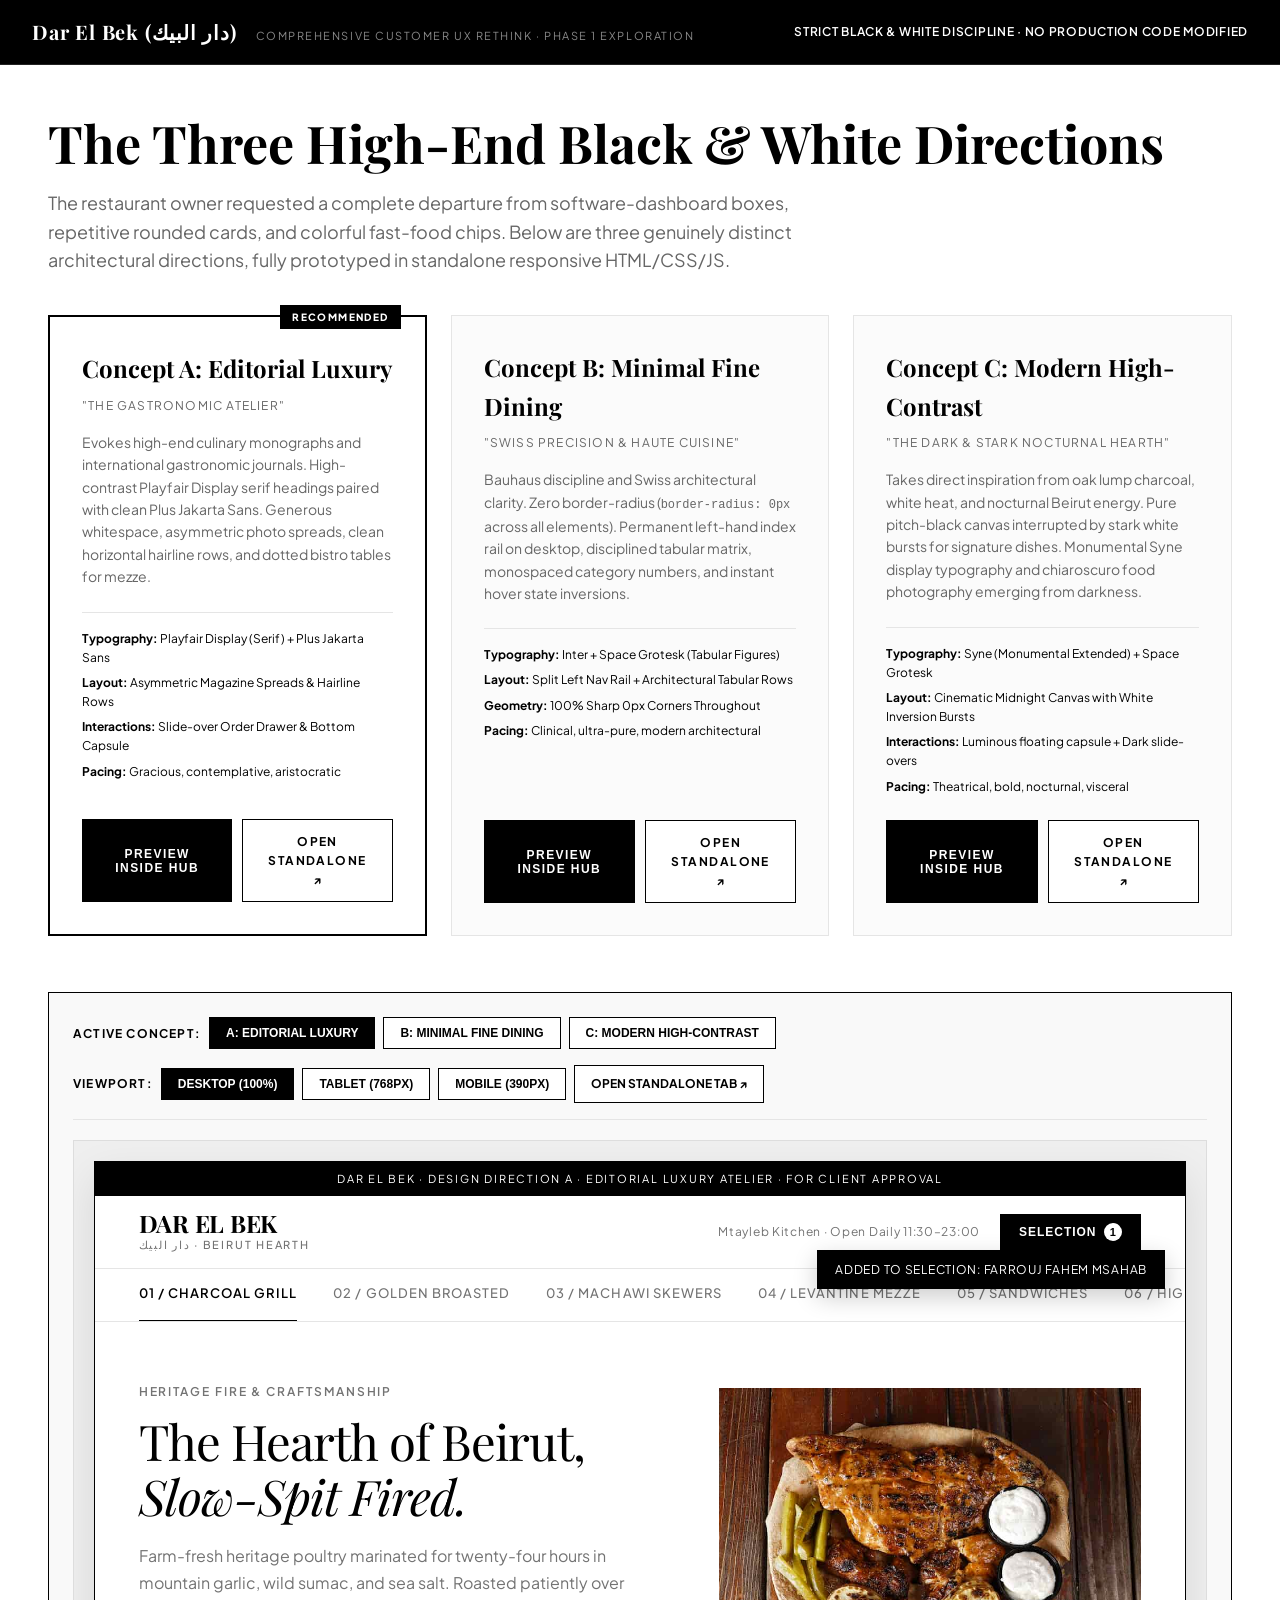
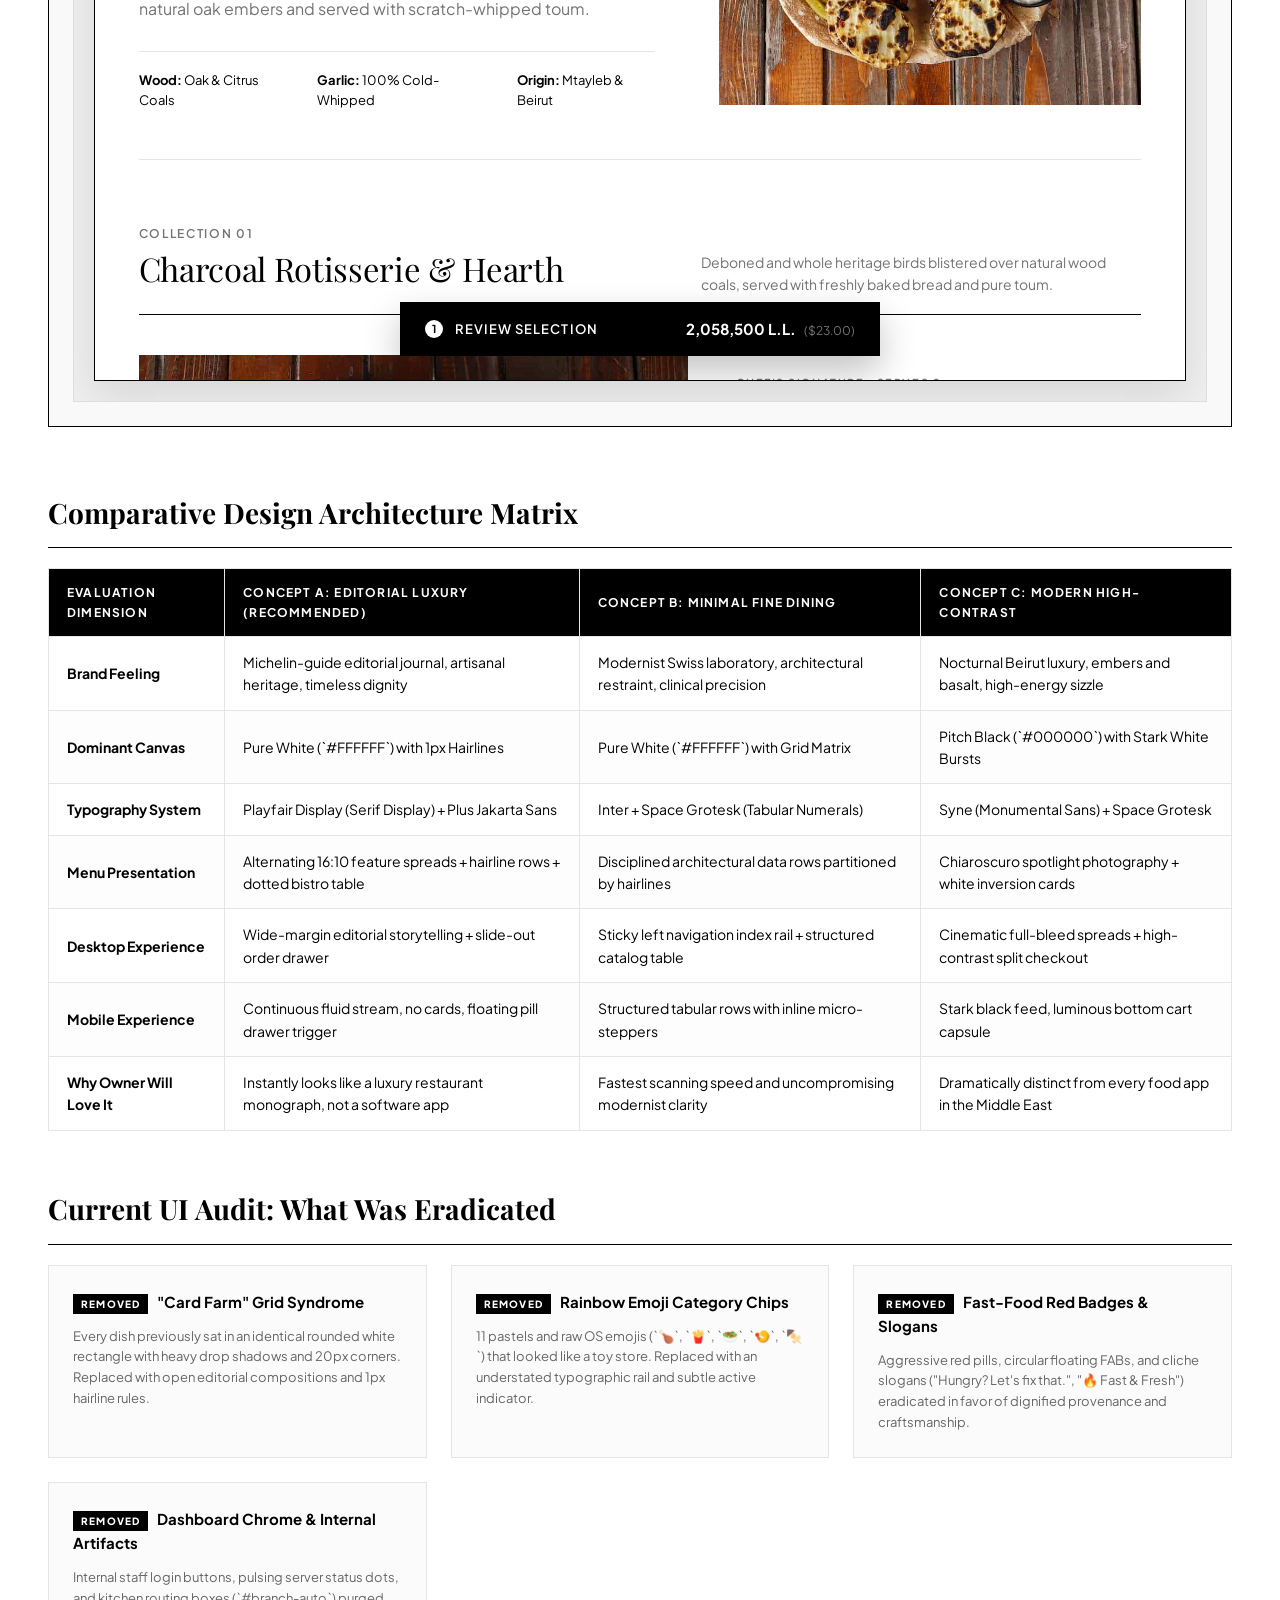
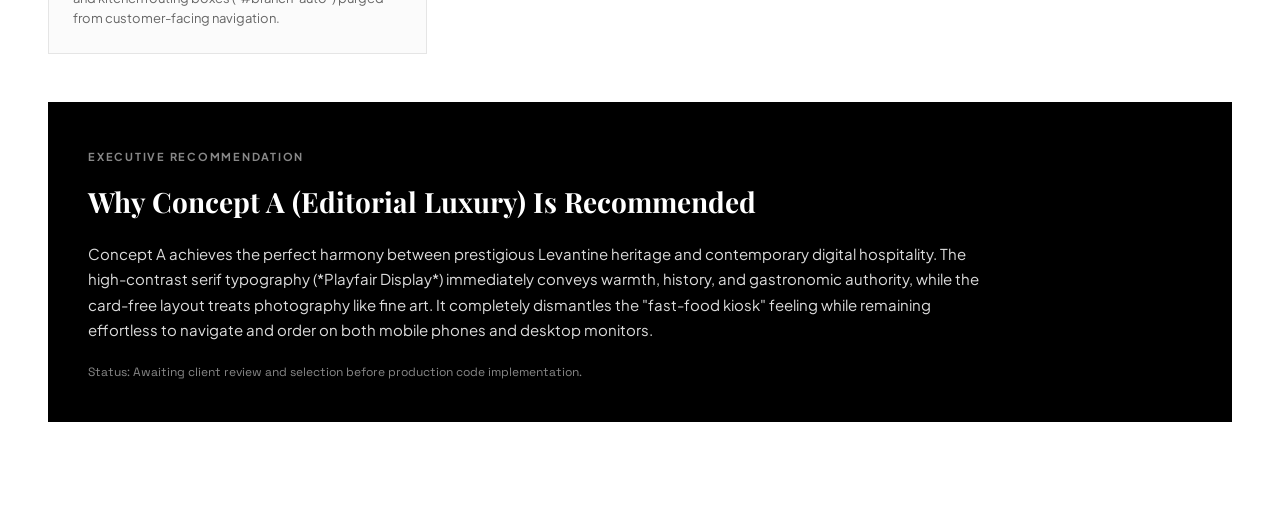
<file: index.html>
<!DOCTYPE html>
<html lang="en">
<head>
  <meta charset="UTF-8"/>
  <meta name="viewport" content="width=device-width, initial-scale=1.0"/>
  <title>Dar El Bek (دار البيك) — Executive Redesign Showcase & Review Package</title>
  <link rel="preconnect" href="https://fonts.googleapis.com"/>
  <link rel="preconnect" href="https://fonts.gstatic.com" crossorigin/>
  <link href="https://fonts.googleapis.com/css2?family=Playfair+Display:ital,wght@0,600;0,700;1,400&family=Plus+Jakarta+Sans:wght@400;500;600;700;800&family=Space+Grotesk:wght@500;700&display=swap" rel="stylesheet"/>
  <style>
    :root {
      --bg: #FFFFFF;
      --text: #000000;
      --muted: #666666;
      --border: #E5E5E5;
      --card-bg: #FBFBFB;
    }
    *, *::before, *::after { box-sizing: border-box; margin: 0; padding: 0; }
    body {
      font-family: 'Plus Jakarta Sans', -apple-system, BlinkMacSystemFont, sans-serif;
      background: var(--bg);
      color: var(--text);
      line-height: 1.6;
      -webkit-font-smoothing: antialiased;
    }
    .top-masthead {
      background: #000;
      color: #fff;
      padding: 16px 32px;
      display: flex;
      justify-content: space-between;
      align-items: center;
      border-bottom: 1px solid #222;
    }
    .top-brand {
      font-family: 'Playfair Display', serif;
      font-size: 20px;
      font-weight: 700;
      letter-spacing: 0.04em;
    }
    .top-tagline {
      font-size: 11px;
      letter-spacing: 0.14em;
      text-transform: uppercase;
      color: #888;
    }
    .container {
      max-width: 1360px;
      margin: 0 auto;
      padding: 48px clamp(20px, 4vw, 48px);
    }
    .hub-title {
      font-family: 'Playfair Display', serif;
      font-size: clamp(32px, 4.5vw, 52px);
      font-weight: 700;
      line-height: 1.15;
      margin-bottom: 16px;
    }
    .hub-subtitle {
      font-size: 18px;
      color: var(--muted);
      max-width: 820px;
      line-height: 1.6;
      margin-bottom: 40px;
    }

    /* Concept Selector Grid */
    .concept-cards-grid {
      display: grid;
      grid-template-columns: repeat(auto-fit, minmax(320px, 1fr));
      gap: 24px;
      margin-bottom: 56px;
    }
    .c-card {
      border: 1px solid var(--border);
      padding: 32px;
      background: var(--card-bg);
      display: flex;
      flex-direction: column;
      justify-content: space-between;
      position: relative;
      transition: all 0.2s ease;
    }
    .c-card:hover {
      border-color: #000;
      box-shadow: 0 12px 32px rgba(0,0,0,0.06);
    }
    .c-card.recommended {
      border: 2px solid #000;
      background: #FFF;
    }
    .badge-rec {
      position: absolute;
      top: -12px;
      right: 24px;
      background: #000;
      color: #fff;
      font-size: 10px;
      font-weight: 800;
      letter-spacing: 0.14em;
      text-transform: uppercase;
      padding: 4px 12px;
    }
    .c-name {
      font-family: 'Playfair Display', serif;
      font-size: 24px;
      font-weight: 700;
      margin-bottom: 8px;
    }
    .c-sub {
      font-size: 12px;
      letter-spacing: 0.1em;
      text-transform: uppercase;
      color: var(--muted);
      margin-bottom: 16px;
    }
    .c-desc {
      font-size: 14px;
      color: var(--muted);
      line-height: 1.6;
      margin-bottom: 24px;
    }
    .c-specs {
      font-size: 12px;
      border-top: 1px solid var(--border);
      padding-top: 16px;
      margin-bottom: 24px;
      display: flex;
      flex-direction: column;
      gap: 6px;
    }
    .btn-launch {
      display: block;
      text-align: center;
      background: #000;
      color: #fff;
      text-decoration: none;
      padding: 12px 20px;
      font-size: 12px;
      font-weight: 700;
      letter-spacing: 0.12em;
      text-transform: uppercase;
      cursor: pointer;
      border: 1px solid #000;
      transition: all 0.15s ease;
    }
    .btn-launch:hover {
      background: #fff;
      color: #000;
    }

    /* Live Interactive Frame Previewer */
    .previewer-section {
      margin-top: 32px;
      margin-bottom: 64px;
      border: 1px solid #000;
      padding: 24px;
      background: #F9F9F9;
    }
    .previewer-controls {
      display: flex;
      flex-wrap: wrap;
      justify-content: space-between;
      align-items: center;
      gap: 16px;
      margin-bottom: 20px;
      padding-bottom: 16px;
      border-bottom: 1px solid var(--border);
    }
    .control-group {
      display: flex;
      align-items: center;
      gap: 8px;
    }
    .btn-toggle {
      background: #fff;
      color: #000;
      border: 1px solid #000;
      padding: 8px 16px;
      font-size: 12px;
      font-weight: 700;
      text-transform: uppercase;
      cursor: pointer;
    }
    .btn-toggle.active {
      background: #000;
      color: #fff;
    }
    .iframe-wrapper {
      display: flex;
      justify-content: center;
      background: #EFEFEF;
      padding: 20px;
      overflow-x: auto;
      border: 1px solid #DDD;
    }
    #preview-iframe {
      width: 100%;
      height: 820px;
      border: 1px solid #000;
      background: #fff;
      transition: width 0.3s cubic-bezier(0.16, 1, 0.3, 1);
      box-shadow: 0 16px 40px rgba(0,0,0,0.1);
    }

    /* Audit & Comparison Matrix */
    .section-title {
      font-family: 'Playfair Display', serif;
      font-size: 28px;
      font-weight: 700;
      margin-top: 56px;
      margin-bottom: 20px;
      padding-bottom: 12px;
      border-bottom: 1px solid #000;
    }
    .matrix-table {
      width: 100%;
      border-collapse: collapse;
      margin-bottom: 48px;
      font-size: 14px;
    }
    .matrix-table th, .matrix-table td {
      border: 1px solid var(--border);
      padding: 14px 18px;
      text-align: left;
    }
    .matrix-table th {
      background: #000;
      color: #fff;
      font-weight: 700;
      font-size: 12px;
      letter-spacing: 0.1em;
      text-transform: uppercase;
    }
    .matrix-table tr:nth-child(even) td {
      background: #FDFDFD;
    }
    .pill-audit {
      display: inline-block;
      background: #000;
      color: #fff;
      font-size: 10px;
      font-weight: 800;
      letter-spacing: 0.12em;
      text-transform: uppercase;
      padding: 2px 8px;
      margin-right: 6px;
    }
  </style>
</head>
<body>

  <header class="top-masthead">
    <div>
      <span class="top-brand">Dar El Bek (دار البيك)</span>
      <span class="top-tagline" style="margin-left:16px;">Comprehensive Customer UX Rethink · Phase 1 Exploration</span>
    </div>
    <div style="font-size:12px; font-weight:600; letter-spacing:0.06em;">
      STRICT BLACK &amp; WHITE DISCIPLINE · NO PRODUCTION CODE MODIFIED
    </div>
  </header>

  <main class="container">
    <h1 class="hub-title">The Three High-End Black &amp; White Directions</h1>
    <p class="hub-subtitle">
      The restaurant owner requested a complete departure from software-dashboard boxes, repetitive rounded cards, and colorful fast-food chips. Below are three genuinely distinct architectural directions, fully prototyped in standalone responsive HTML/CSS/JS.
    </p>

    <!-- 3 Cards -->
    <div class="concept-cards-grid">
      <!-- Concept A -->
      <div class="c-card recommended">
        <span class="badge-rec">Recommended</span>
        <div>
          <h2 class="c-name">Concept A: Editorial Luxury</h2>
          <div class="c-sub">"The Gastronomic Atelier"</div>
          <p class="c-desc">
            Evokes high-end culinary monographs and international gastronomic journals. High-contrast Playfair Display serif headings paired with clean Plus Jakarta Sans. Generous whitespace, asymmetric photo spreads, clean horizontal hairline rows, and dotted bistro tables for mezze.
          </p>
          <div class="c-specs">
            <div><strong>Typography:</strong> Playfair Display (Serif) + Plus Jakarta Sans</div>
            <div><strong>Layout:</strong> Asymmetric Magazine Spreads &amp; Hairline Rows</div>
            <div><strong>Interactions:</strong> Slide-over Order Drawer &amp; Bottom Capsule</div>
            <div><strong>Pacing:</strong> Gracious, contemplative, aristocratic</div>
          </div>
        </div>
        <div style="display:flex; gap:10px;">
          <button class="btn-launch" style="flex:1;" onclick="setPreview('concept-a/')">Preview Inside Hub</button>
          <a href="concept-a/" target="_blank" class="btn-launch" style="background:#fff; color:#000; flex:1;">Open Standalone &nearr;</a>
        </div>
      </div>

      <!-- Concept B -->
      <div class="c-card">
        <div>
          <h2 class="c-name">Concept B: Minimal Fine Dining</h2>
          <div class="c-sub">"Swiss Precision &amp; Haute Cuisine"</div>
          <p class="c-desc">
            Bauhaus discipline and Swiss architectural clarity. Zero border-radius (<code style="font-size:12px;">border-radius: 0px</code> across all elements). Permanent left-hand index rail on desktop, disciplined tabular matrix, monospaced category numbers, and instant hover state inversions.
          </p>
          <div class="c-specs">
            <div><strong>Typography:</strong> Inter + Space Grotesk (Tabular Figures)</div>
            <div><strong>Layout:</strong> Split Left Nav Rail + Architectural Tabular Rows</div>
            <div><strong>Geometry:</strong> 100% Sharp 0px Corners Throughout</div>
            <div><strong>Pacing:</strong> Clinical, ultra-pure, modern architectural</div>
          </div>
        </div>
        <div style="display:flex; gap:10px;">
          <button class="btn-launch" style="flex:1;" onclick="setPreview('concept-b/')">Preview Inside Hub</button>
          <a href="concept-b/" target="_blank" class="btn-launch" style="background:#fff; color:#000; flex:1;">Open Standalone &nearr;</a>
        </div>
      </div>

      <!-- Concept C -->
      <div class="c-card">
        <div>
          <h2 class="c-name">Concept C: Modern High-Contrast</h2>
          <div class="c-sub">"The Dark &amp; Stark Nocturnal Hearth"</div>
          <p class="c-desc">
            Takes direct inspiration from oak lump charcoal, white heat, and nocturnal Beirut energy. Pure pitch-black canvas interrupted by stark white bursts for signature dishes. Monumental Syne display typography and chiaroscuro food photography emerging from darkness.
          </p>
          <div class="c-specs">
            <div><strong>Typography:</strong> Syne (Monumental Extended) + Space Grotesk</div>
            <div><strong>Layout:</strong> Cinematic Midnight Canvas with White Inversion Bursts</div>
            <div><strong>Interactions:</strong> Luminous floating capsule + Dark slide-overs</div>
            <div><strong>Pacing:</strong> Theatrical, bold, nocturnal, visceral</div>
          </div>
        </div>
        <div style="display:flex; gap:10px;">
          <button class="btn-launch" style="flex:1;" onclick="setPreview('concept-c/')">Preview Inside Hub</button>
          <a href="concept-c/" target="_blank" class="btn-launch" style="background:#fff; color:#000; flex:1;">Open Standalone &nearr;</a>
        </div>
      </div>
    </div>

    <!-- Live Interactive Previewer Section -->
    <div class="previewer-section">
      <div class="previewer-controls">
        <div class="control-group">
          <span style="font-size:12px; font-weight:700; text-transform:uppercase; letter-spacing:0.1em;">Active Concept:</span>
          <button class="btn-toggle active" id="btn-con-a" onclick="switchConcept('concept-a/', this)">A: Editorial Luxury</button>
          <button class="btn-toggle" id="btn-con-b" onclick="switchConcept('concept-b/', this)">B: Minimal Fine Dining</button>
          <button class="btn-toggle" id="btn-con-c" onclick="switchConcept('concept-c/', this)">C: Modern High-Contrast</button>
        </div>

        <div class="control-group">
          <span style="font-size:12px; font-weight:700; text-transform:uppercase; letter-spacing:0.1em;">Viewport:</span>
          <button class="btn-toggle active" id="btn-vp-desk" onclick="setViewport('100%', this)">Desktop (100%)</button>
          <button class="btn-toggle" id="btn-vp-tab" onclick="setViewport('768px', this)">Tablet (768px)</button>
          <button class="btn-toggle" id="btn-vp-mob" onclick="setViewport('390px', this)">Mobile (390px)</button>
          <a href="concept-a/" target="_blank" id="btn-ext-link" class="btn-toggle" style="text-decoration:none;">Open Standalone Tab &nearr;</a>
        </div>
      </div>

      <div class="iframe-wrapper">
        <iframe id="preview-iframe" src="concept-a/"></iframe>
      </div>
    </div>

    <!-- Architectural Comparison Matrix -->
    <h2 class="section-title">Comparative Design Architecture Matrix</h2>
    <table class="matrix-table">
      <thead>
        <tr>
          <th>Evaluation Dimension</th>
          <th>Concept A: Editorial Luxury (Recommended)</th>
          <th>Concept B: Minimal Fine Dining</th>
          <th>Concept C: Modern High-Contrast</th>
        </tr>
      </thead>
      <tbody>
        <tr>
          <td><strong>Brand Feeling</strong></td>
          <td>Michelin-guide editorial journal, artisanal heritage, timeless dignity</td>
          <td>Modernist Swiss laboratory, architectural restraint, clinical precision</td>
          <td>Nocturnal Beirut luxury, embers and basalt, high-energy sizzle</td>
        </tr>
        <tr>
          <td><strong>Dominant Canvas</strong></td>
          <td>Pure White (`#FFFFFF`) with 1px Hairlines</td>
          <td>Pure White (`#FFFFFF`) with Grid Matrix</td>
          <td>Pitch Black (`#000000`) with Stark White Bursts</td>
        </tr>
        <tr>
          <td><strong>Typography System</strong></td>
          <td>Playfair Display (Serif Display) + Plus Jakarta Sans</td>
          <td>Inter + Space Grotesk (Tabular Numerals)</td>
          <td>Syne (Monumental Sans) + Space Grotesk</td>
        </tr>
        <tr>
          <td><strong>Menu Presentation</strong></td>
          <td>Alternating 16:10 feature spreads + hairline rows + dotted bistro table</td>
          <td>Disciplined architectural data rows partitioned by hairlines</td>
          <td>Chiaroscuro spotlight photography + white inversion cards</td>
        </tr>
        <tr>
          <td><strong>Desktop Experience</strong></td>
          <td>Wide-margin editorial storytelling + slide-out order drawer</td>
          <td>Sticky left navigation index rail + structured catalog table</td>
          <td>Cinematic full-bleed spreads + high-contrast split checkout</td>
        </tr>
        <tr>
          <td><strong>Mobile Experience</strong></td>
          <td>Continuous fluid stream, no cards, floating pill drawer trigger</td>
          <td>Structured tabular rows with inline micro-steppers</td>
          <td>Stark black feed, luminous bottom cart capsule</td>
        </tr>
        <tr>
          <td><strong>Why Owner Will Love It</strong></td>
          <td>Instantly looks like a luxury restaurant monograph, not a software app</td>
          <td>Fastest scanning speed and uncompromising modernist clarity</td>
          <td>Dramatically distinct from every food app in the Middle East</td>
        </tr>
      </tbody>
    </table>

    <!-- Executive UI Audit & Elimination List -->
    <h2 class="section-title">Current UI Audit: What Was Eradicated</h2>
    <div style="display:grid; grid-template-columns:repeat(auto-fit, minmax(300px, 1fr)); gap:24px; margin-bottom:48px;">
      <div style="border:1px solid var(--border); padding:24px; background:var(--card-bg);">
        <h3 style="font-size:15px; font-weight:700; margin-bottom:12px;"><span class="pill-audit">Removed</span> "Card Farm" Grid Syndrome</h3>
        <p style="font-size:13px; color:var(--muted); line-height:1.6;">
          Every dish previously sat in an identical rounded white rectangle with heavy drop shadows and 20px corners. Replaced with open editorial compositions and 1px hairline rules.
        </p>
      </div>

      <div style="border:1px solid var(--border); padding:24px; background:var(--card-bg);">
        <h3 style="font-size:15px; font-weight:700; margin-bottom:12px;"><span class="pill-audit">Removed</span> Rainbow Emoji Category Chips</h3>
        <p style="font-size:13px; color:var(--muted); line-height:1.6;">
          11 pastels and raw OS emojis (`🍗`, `🍟`, `🥗`, `🍤`, `🍢`) that looked like a toy store. Replaced with an understated typographic rail and subtle active indicator.
        </p>
      </div>

      <div style="border:1px solid var(--border); padding:24px; background:var(--card-bg);">
        <h3 style="font-size:15px; font-weight:700; margin-bottom:12px;"><span class="pill-audit">Removed</span> Fast-Food Red Badges &amp; Slogans</h3>
        <p style="font-size:13px; color:var(--muted); line-height:1.6;">
          Aggressive red pills, circular floating FABs, and cliche slogans ("Hungry? Let's fix that.", "🔥 Fast & Fresh") eradicated in favor of dignified provenance and craftsmanship.
        </p>
      </div>

      <div style="border:1px solid var(--border); padding:24px; background:var(--card-bg);">
        <h3 style="font-size:15px; font-weight:700; margin-bottom:12px;"><span class="pill-audit">Removed</span> Dashboard Chrome &amp; Internal Artifacts</h3>
        <p style="font-size:13px; color:var(--muted); line-height:1.6;">
          Internal staff login buttons, pulsing server status dots, and kitchen routing boxes (`#branch-auto`) purged from customer-facing navigation.
        </p>
      </div>
    </div>

    <!-- Recommendation Statement -->
    <div style="background:#000; color:#fff; padding:40px; margin-bottom:60px;">
      <span style="font-size:11px; font-weight:700; letter-spacing:0.16em; text-transform:uppercase; color:#888;">Executive Recommendation</span>
      <h3 style="font-family:'Playfair Display', serif; font-size:28px; font-weight:700; margin:12px 0 16px;">Why Concept A (Editorial Luxury) Is Recommended</h3>
      <p style="font-size:15px; line-height:1.7; color:#DDD; max-width:900px; margin-bottom:20px;">
        Concept A achieves the perfect harmony between prestigious Levantine heritage and contemporary digital hospitality. The high-contrast serif typography (*Playfair Display*) immediately conveys warmth, history, and gastronomic authority, while the card-free layout treats photography like fine art. It completely dismantles the "fast-food kiosk" feeling while remaining effortless to navigate and order on both mobile phones and desktop monitors.
      </p>
      <div style="font-size:12px; color:#888; font-family:'Space Grotesk', monospace;">
        Status: Awaiting client review and selection before production code implementation.
      </div>
    </div>
  </main>

  <script>
    let currentUrl = 'concept-a/';

    function setPreview(url) {
      currentUrl = url;
      document.getElementById('preview-iframe').src = url;
      document.getElementById('btn-ext-link').href = url;
      document.querySelector('.previewer-section').scrollIntoView({ behavior: 'smooth' });

      document.querySelectorAll('[id^="btn-con-"]').forEach(b => b.classList.remove('active'));
      if (url.includes('concept-a')) document.getElementById('btn-con-a').classList.add('active');
      if (url.includes('concept-b')) document.getElementById('btn-con-b').classList.add('active');
      if (url.includes('concept-c')) document.getElementById('btn-con-c').classList.add('active');
    }

    function switchConcept(url, btn) {
      currentUrl = url;
      document.getElementById('preview-iframe').src = url;
      document.getElementById('btn-ext-link').href = url;
      document.querySelectorAll('[id^="btn-con-"]').forEach(b => b.classList.remove('active'));
      btn.classList.add('active');
    }

    function setViewport(width, btn) {
      document.getElementById('preview-iframe').style.width = width;
      document.querySelectorAll('[id^="btn-vp-"]').forEach(b => b.classList.remove('active'));
      btn.classList.add('active');
    }
  </script>
</body>
</html>
</file>
